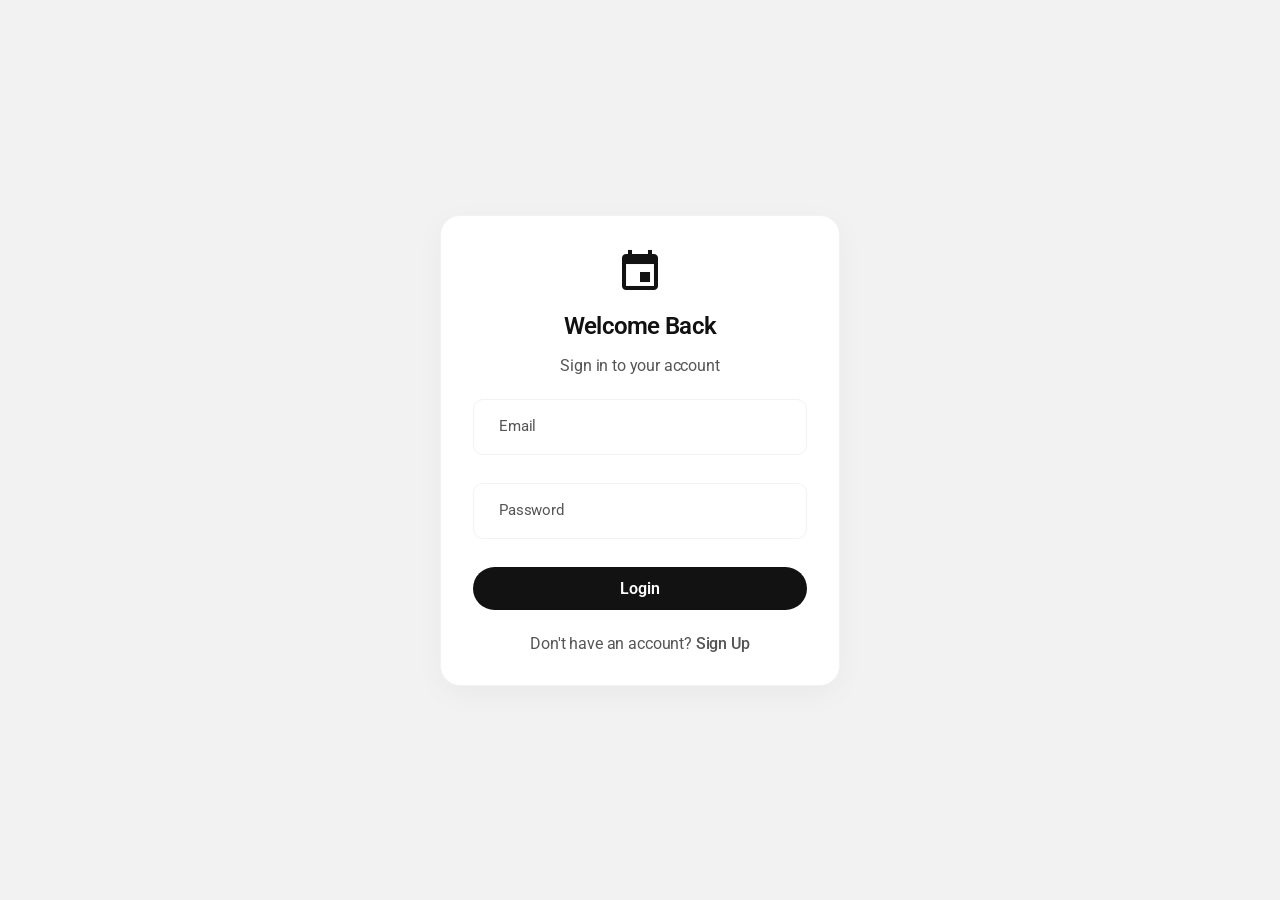
<file: frontend/login.html>
<!DOCTYPE html>
<html lang="en">
<head>
    <meta charset="UTF-8">
    <meta name="viewport" content="width=device-width, initial-scale=1.0">
    <title>Login - EMS</title>
    <link rel="stylesheet" href="css/styles.css">
    <link href="https://fonts.googleapis.com/icon?family=Material+Icons" rel="stylesheet">
    <link href="https://fonts.googleapis.com/css2?family=Roboto:wght@400;500;700&display=swap" rel="stylesheet">
    <style>
        body {
            justify-content: center;
            align-items: center;
            background-color: var(--md-sys-color-surface-variant);
        }
        .auth-card {
            width: 100%;
            max-width: 400px;
            padding: 32px;
            text-align: center;
        }
        .auth-logo {
            font-size: 48px;
            color: var(--md-sys-color-primary);
            margin-bottom: 16px;
        }
    </style>
</head>
<body>
    <button class="md-btn md-btn-text" style="position: absolute; top: 16px; right: 16px; color: var(--md-sys-color-primary);" onclick="toggleTheme()" aria-label="Toggle Theme">
        <span class="material-icons">dark_mode</span>
    </button>
    <div class="md-card auth-card">
        <span class="material-icons auth-logo">event</span>
        <h2>Welcome Back</h2>
        <p class="mb-1" style="color: var(--md-sys-color-on-surface-variant)">Sign in to your account</p>
        
        <form id="loginForm">
            <div class="md-input-container">
                <input type="email" id="email" class="md-input" placeholder=" " required>
                <label for="email" class="md-label">Email</label>
            </div>
            
            <div class="md-input-container">
                <input type="password" id="password" class="md-input" placeholder=" " required>
                <label for="password" class="md-label">Password</label>
            </div>
            
            <button type="submit" class="md-btn md-btn-primary w-100" style="padding: 12px; font-size: 16px;">
                Login
            </button>
        </form>
        
        <div class="mt-1">
            <span style="color: var(--md-sys-color-on-surface-variant)">Don't have an account?</span>
            <a href="register.html">Sign Up</a>
        </div>
    </div>

    <script src="js/api.js"></script>
    <script>
        // Clear any existing session when landing on login page
        localStorage.removeItem('token');
        localStorage.removeItem('user');

        document.getElementById('loginForm').addEventListener('submit', async (e) => {
            e.preventDefault();
            const email = document.getElementById('email').value;
            const password = document.getElementById('password').value;
            
            try {
                const res = await api.post('/auth/login', { email, password });
                localStorage.setItem('token', res.token);
                localStorage.setItem('user', JSON.stringify({
                    id: res.userId,
                    name: res.name,
                    role: res.role
                }));
                showSnackbar('Login successful!');
                setTimeout(() => window.location.href = 'dashboard.html', 1000);
            } catch (err) {
                // Handled by api.js
            }
        });
    </script>
</body>
</html>
</file>
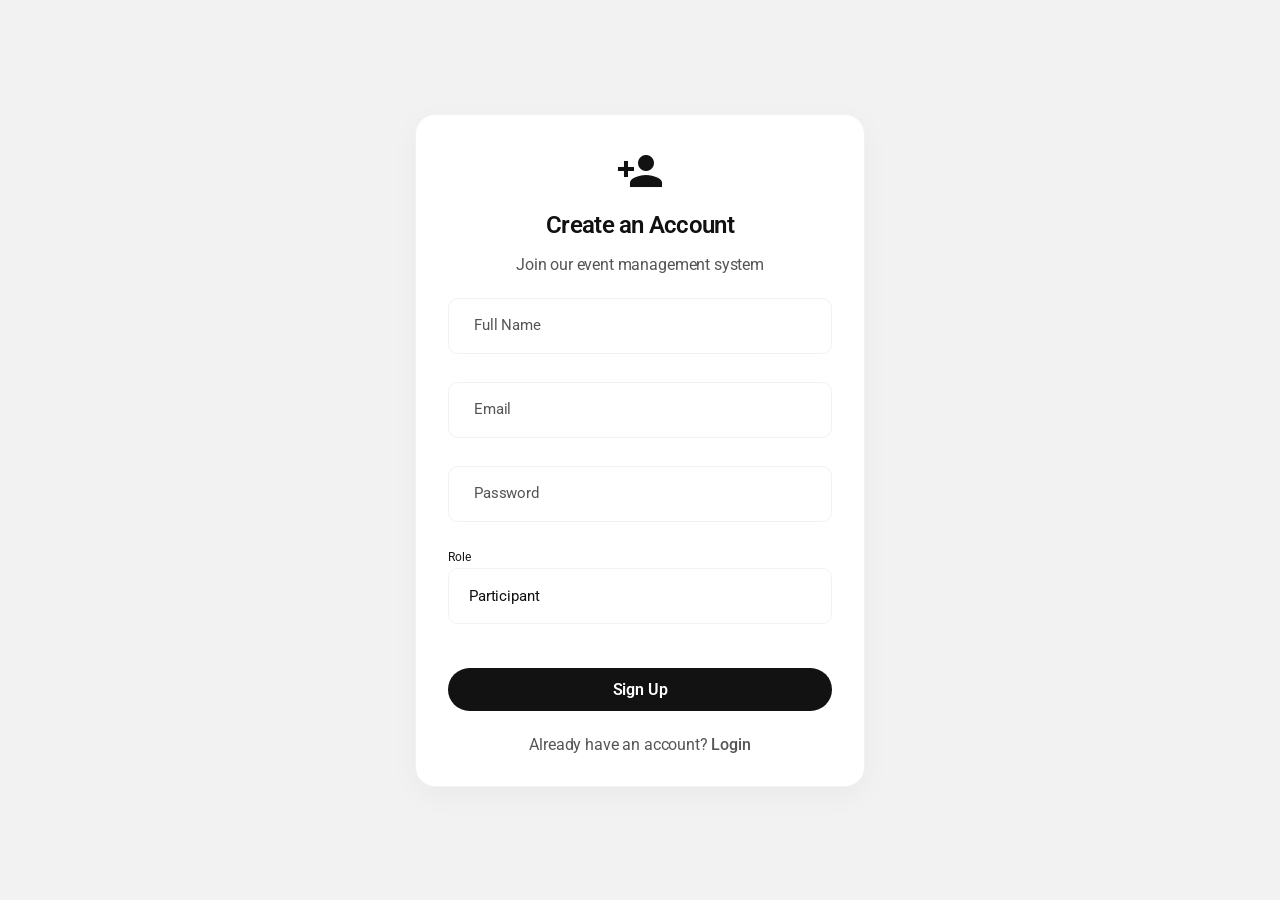
<file: frontend/register.html>
<!DOCTYPE html>
<html lang="en">
<head>
    <meta charset="UTF-8">
    <meta name="viewport" content="width=device-width, initial-scale=1.0">
    <title>Register - EMS</title>
    <link rel="stylesheet" href="css/styles.css">
    <link href="https://fonts.googleapis.com/icon?family=Material+Icons" rel="stylesheet">
    <link href="https://fonts.googleapis.com/css2?family=Roboto:wght@400;500;700&display=swap" rel="stylesheet">
    <style>
        body {
            justify-content: center;
            align-items: center;
            background-color: var(--md-sys-color-surface-variant);
        }
        .auth-card {
            width: 100%;
            max-width: 450px;
            padding: 32px;
            text-align: center;
        }
        .auth-logo {
            font-size: 48px;
            color: var(--md-sys-color-primary);
            margin-bottom: 16px;
        }
        select.md-input {
            appearance: none;
            cursor: pointer;
        }
    </style>
</head>
<body>
    <button class="md-btn md-btn-text" style="position: absolute; top: 16px; right: 16px; color: var(--md-sys-color-primary);" onclick="toggleTheme()" aria-label="Toggle Theme">
        <span class="material-icons">dark_mode</span>
    </button>
    <div class="md-card auth-card">
        <span class="material-icons auth-logo">person_add</span>
        <h2>Create an Account</h2>
        <p class="mb-1" style="color: var(--md-sys-color-on-surface-variant)">Join our event management system</p>
        
        <form id="registerForm">
            <div class="md-input-container">
                <input type="text" id="name" class="md-input" placeholder=" " required>
                <label for="name" class="md-label">Full Name</label>
            </div>

            <div class="md-input-container">
                <input type="email" id="email" class="md-input" placeholder=" " required>
                <label for="email" class="md-label">Email</label>
            </div>
            
            <div class="md-input-container">
                <input type="password" id="password" class="md-input" placeholder=" " required>
                <label for="password" class="md-label">Password</label>
            </div>

            <div class="md-input-container" style="text-align: left;">
                <label for="role" style="font-size: 12px; color: var(--md-sys-color-primary); display: block; margin-bottom: 4px;">Role</label>
                <select id="role" class="md-input" required>
                    <option value="PARTICIPANT">Participant</option>
                    <option value="COORDINATOR">Event Coordinator</option>
                    <option value="ADMIN">Admin</option>
                </select>
            </div>
            
            <button type="submit" class="md-btn md-btn-primary w-100" style="padding: 12px; font-size: 16px; margin-top: 16px;">
                Sign Up
            </button>
        </form>
        
        <div class="mt-1">
            <span style="color: var(--md-sys-color-on-surface-variant)">Already have an account?</span>
            <a href="login.html">Login</a>
        </div>
    </div>

    <script src="js/api.js"></script>
    <script>
        document.getElementById('registerForm').addEventListener('submit', async (e) => {
            e.preventDefault();
            const name = document.getElementById('name').value;
            const email = document.getElementById('email').value;
            const password = document.getElementById('password').value;
            const role = document.getElementById('role').value;
            
            try {
                await api.post('/auth/register', { name, email, password, role });
                showSnackbar('Registration successful! Please log in.');
                setTimeout(() => window.location.href = 'login.html', 1500);
            } catch (err) {
                // Handled by api.js
            }
        });
    </script>
</body>
</html>
</file>
<file: frontend/css/styles.css>
/* Minimalist & Premium UI Tokens & Global Styles */
:root {
    /* Light Theme - Monochrome */
    --md-sys-color-primary: #121212;
    --md-sys-color-on-primary: #ffffff;
    --md-sys-color-primary-container: #e0e0e0;
    --md-sys-color-on-primary-container: #000000;

    --md-sys-color-secondary: #555555;
    --md-sys-color-on-secondary: #ffffff;
    --md-sys-color-secondary-container: #f5f5f5;
    --md-sys-color-on-secondary-container: #121212;

    --md-sys-color-background: #ffffff;
    --md-sys-color-on-background: #111111;
    --md-sys-color-surface: #ffffff;
    --md-sys-color-on-surface: #111111;
    --md-sys-color-surface-variant: #f2f2f2;
    --md-sys-color-on-surface-variant: #555555;

    --md-sys-color-error: #d32f2f;
    --md-sys-color-on-error: #ffffff;

    /* Soft, diffused elevations */
    --md-sys-elevation-1: 0 8px 30px rgba(0, 0, 0, 0.04);
    --md-sys-elevation-2: 0 12px 40px rgba(0, 0, 0, 0.08);

    --border-radius-sm: 10px;
    --border-radius-md: 20px;
    --border-radius-lg: 28px;

    --transition-speed: 0.3s;
}

[data-theme="dark"] {
    /* Dark Theme - Monochrome */
    --md-sys-color-primary: #ffffff;
    --md-sys-color-on-primary: #0a0a0a;
    --md-sys-color-primary-container: #333333;
    --md-sys-color-on-primary-container: #ffffff;

    --md-sys-color-secondary: #a0a0a0;
    --md-sys-color-on-secondary: #0a0a0a;
    --md-sys-color-secondary-container: #222222;
    --md-sys-color-on-secondary-container: #eeeeee;

    --md-sys-color-background: #050505;
    --md-sys-color-on-background: #f5f5f5;
    --md-sys-color-surface: #0a0a0a;
    --md-sys-color-on-surface: #f5f5f5;
    --md-sys-color-surface-variant: #1a1a1a;
    --md-sys-color-on-surface-variant: #aaaaaa;

    --md-sys-color-error: #ef5350;
    --md-sys-color-on-error: #ffffff;

    --md-sys-elevation-1: 0 8px 30px rgba(0, 0, 0, 0.5);
    --md-sys-elevation-2: 0 12px 40px rgba(0, 0, 0, 0.8);
}

* {
    box-sizing: border-box;
    margin: 0;
    padding: 0;
    font-family: 'Inter', 'Roboto', -apple-system, sans-serif;
    letter-spacing: -0.01em;
}

body {
    background-color: var(--md-sys-color-background);
    color: var(--md-sys-color-on-background);
    transition: background-color var(--transition-speed), color var(--transition-speed);
    display: flex;
    flex-direction: column;
    min-height: 100vh;
    -webkit-font-smoothing: antialiased;
}

/* Typography */
h1,
h2,
h3,
h4,
h5,
h6 {
    font-weight: 600;
    margin-bottom: 1rem;
    letter-spacing: -0.03em;
}

a {
    color: var(--md-sys-color-on-surface-variant);
    text-decoration: none;
    font-weight: 500;
    transition: color 0.2s;
    border-bottom: 1px solid transparent;
}

a:hover {
    color: var(--md-sys-color-primary);
    border-bottom: 1px solid var(--md-sys-color-primary);
}

/* Layout */
.app-container {
    display: flex;
    flex: 1;
    overflow: hidden;
}

.main-content {
    flex: 1;
    padding: 3rem;
    overflow-y: auto;
}

/* Buttons */
.md-btn {
    display: inline-flex;
    align-items: center;
    justify-content: center;
    padding: 14px 28px;
    border-radius: 100px;
    font-weight: 600;
    font-size: 15px;
    cursor: pointer;
    border: none;
    transition: all 0.2s cubic-bezier(0.2, 0, 0, 1);
    gap: 8px;
}

.md-btn-primary {
    background-color: var(--md-sys-color-primary);
    color: var(--md-sys-color-on-primary);
}

.md-btn-primary:hover {
    transform: translateY(-2px);
    box-shadow: var(--md-sys-elevation-1);
    opacity: 0.9;
}

.md-btn-primary:active {
    transform: translateY(0);
}

.md-btn-tonal {
    background-color: var(--md-sys-color-secondary-container);
    color: var(--md-sys-color-on-secondary-container);
}

.md-btn-tonal:hover {
    background-color: var(--md-sys-color-surface-variant);
    transform: translateY(-2px);
}

.md-btn-text {
    background-color: transparent;
    color: var(--md-sys-color-primary);
    padding: 12px 16px;
}

.md-btn-text:hover {
    background-color: var(--md-sys-color-surface-variant);
}

.md-btn:disabled {
    opacity: 0.5;
    cursor: not-allowed;
    transform: none !important;
    box-shadow: none !important;
}

/* Cards */
.md-card {
    background-color: var(--md-sys-color-surface);
    border-radius: var(--border-radius-md);
    box-shadow: var(--md-sys-elevation-1);
    padding: 32px;
    border: 1px solid var(--md-sys-color-surface-variant);
    transition: transform 0.3s cubic-bezier(0.2, 0, 0, 1), box-shadow 0.3s ease;
}

.md-card:hover {
    transform: translateY(-6px);
    box-shadow: var(--md-sys-elevation-2);
}

/* Inputs */
.md-input-container {
    position: relative;
    margin-bottom: 28px;
    width: 100%;
}

.md-input {
    width: 100%;
    padding: 18px 20px;
    font-size: 15px;
    background-color: transparent;
    border: 1.5px solid var(--md-sys-color-surface-variant);
    border-radius: var(--border-radius-sm);
    color: var(--md-sys-color-on-surface);
    outline: none;
    transition: all 0.2s ease;
}

.md-input:focus {
    border-color: var(--md-sys-color-primary);
    box-shadow: 0 0 0 4px var(--md-sys-color-surface-variant);
}

.md-label {
    position: absolute;
    top: 18px;
    left: 20px;
    font-size: 15px;
    color: var(--md-sys-color-on-surface-variant);
    pointer-events: none;
    background-color: var(--md-sys-color-surface);
    padding: 0 6px;
    transition: 0.2s ease all;
}

.md-input:focus~.md-label,
.md-input:not(:placeholder-shown)~.md-label,
.md-input:-webkit-autofill~.md-label {
    top: -10px;
    left: 14px;
    font-size: 13px;
    font-weight: 600;
    color: var(--md-sys-color-primary);
}

/* Fix for Chrome autofill background turning white/yellow */
.md-input:-webkit-autofill,
.md-input:-webkit-autofill:hover,
.md-input:-webkit-autofill:focus,
.md-input:-webkit-autofill:active {
    -webkit-box-shadow: 0 0 0 30px var(--md-sys-color-surface) inset !important;
    -webkit-text-fill-color: var(--md-sys-color-on-surface) !important;
    transition: background-color 5000s ease-in-out 0s;
}

/* Snackbars */
#snackbar {
    visibility: hidden;
    min-width: 300px;
    background-color: var(--md-sys-color-on-surface);
    color: var(--md-sys-color-surface);
    text-align: center;
    border-radius: 100px;
    padding: 18px 28px;
    font-weight: 500;
    font-size: 15px;
    position: fixed;
    z-index: 1000;
    left: 50%;
    bottom: 40px;
    transform: translateX(-50%) translateY(20px);
    box-shadow: var(--md-sys-elevation-2);
    opacity: 0;
    transition: all 0.3s cubic-bezier(0.2, 0, 0, 1);
}

#snackbar.show {
    visibility: visible;
    transform: translateX(-50%) translateY(0);
    opacity: 1;
}

/* Utility Classes */
.hidden {
    display: none !important;
}

.d-flex {
    display: flex;
}

.flex-column {
    flex-direction: column;
}

.align-center {
    align-items: center;
}

.justify-between {
    justify-content: space-between;
}

.mt-1 {
    margin-top: 1.5rem;
}

.mb-1 {
    margin-bottom: 1.5rem;
}

.w-100 {
    width: 100%;
}
</file>
